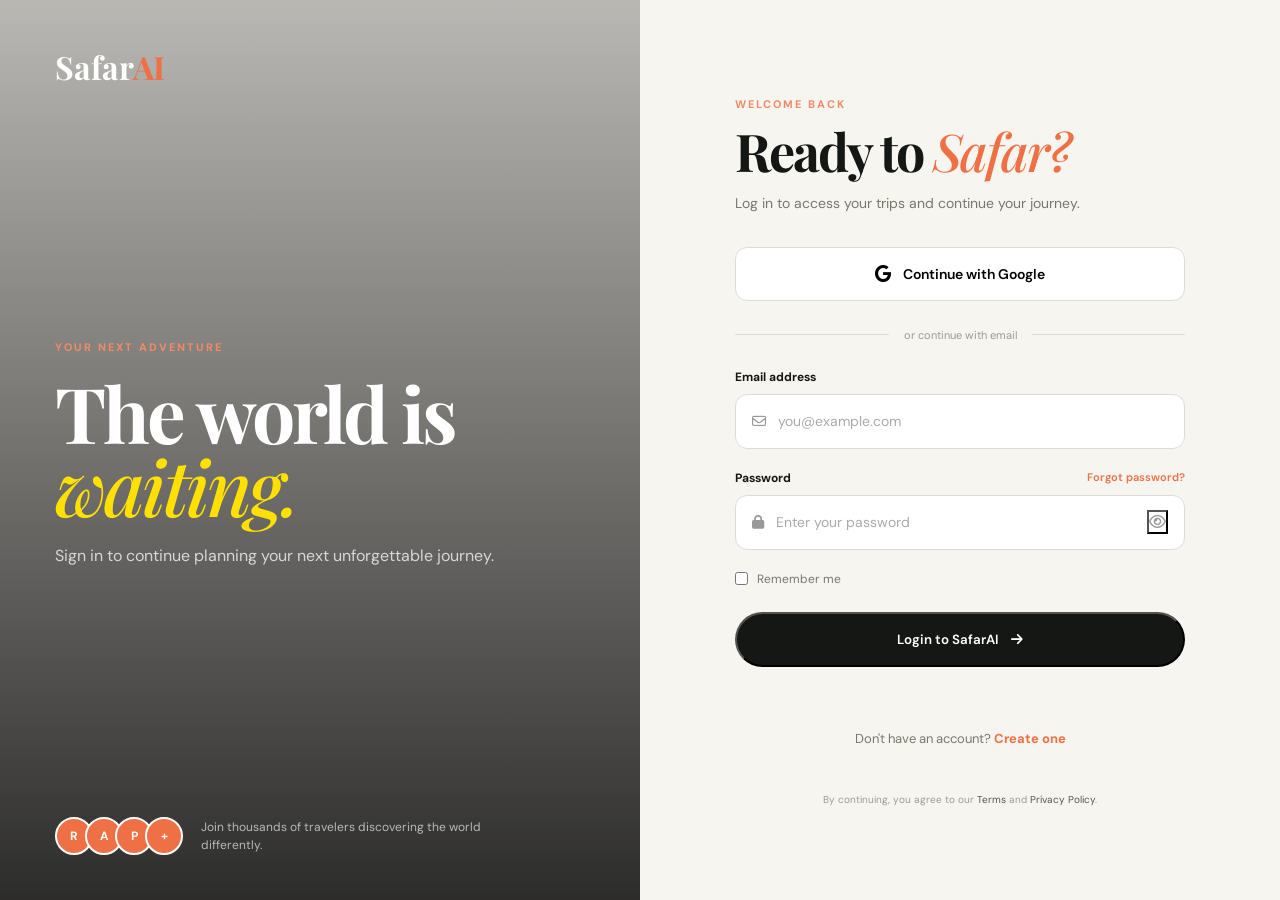
<file: static/html/login.html>
<!DOCTYPE html>
<html lang="en">

<head>

    <meta charset="UTF-8">

    <meta
        name="viewport"
        content="width=device-width, initial-scale=1.0"
    >

    <title>Login — SafarAI</title>

    <!-- Google Fonts -->
    <link
        rel="preconnect"
        href="https://fonts.googleapis.com"
    >

    <link
        rel="preconnect"
        href="https://fonts.gstatic.com"
        crossorigin
    >

    <link
        href="https://fonts.googleapis.com/css2?family=DM+Sans:wght@400;500;600;700&family=Playfair+Display:wght@500;600;700&display=swap"
        rel="stylesheet"
    >

    <!-- Icons -->
    <link
        rel="stylesheet"
        href="https://cdnjs.cloudflare.com/ajax/libs/font-awesome/6.5.2/css/all.min.css"
    >

    <link rel="stylesheet" href="/static/css/login.css">

</head>


<body>


<!-- ================= LEFT SIDE ================= -->

<section class="login-visual">

    <div class="visual-overlay"></div>

    <div class="visual-content">

        <a href="/index.html" class="logo">
            Safar<span>AI</span>
        </a>


        <div class="visual-text">

            <span class="tag">
                YOUR NEXT ADVENTURE
            </span>

            <h1>
                The world is
                <em>waiting.</em>
            </h1>

            <p>
                Sign in to continue planning your
                next unforgettable journey.
            </p>

        </div>


        <div class="visual-bottom">

            <div class="mini-avatars">
                <span>R</span>
                <span>A</span>
                <span>P</span>
                <span>+</span>
            </div>

            <p>
                Join thousands of travelers
                discovering the world differently.
            </p>

        </div>

    </div>

</section>



<!-- ================= RIGHT SIDE ================= -->

<section class="login-section">

    <div class="login-container">


        <!-- Mobile Logo -->

        <a href="/index.html" class="mobile-logo">
            Safar<span>AI</span>
        </a>


        <!-- Heading -->

        <div class="login-header">

            <span class="section-label">
                WELCOME BACK
            </span>

            <h2>
                Ready to
                <em>Safar?</em>
            </h2>

            <p>
                Log in to access your trips and
                continue your journey.
            </p>

        </div>


        <!-- Google Login -->

        <button class="google-btn">

            <i class="fa-brands fa-google"></i>

            Continue with Google

        </button>


        <!-- Divider -->

        <div class="divider">

            <span></span>

            <p>or continue with email</p>

            <span></span>

        </div>


        <!-- Login Form -->

        <form action="/index.html">


            <!-- Email -->

            <div class="form-group">

                <label for="email">
                    Email address
                </label>

                <div class="input-box">

                    <i class="fa-regular fa-envelope"></i>

                    <input
                        type="email"
                        id="email"
                        placeholder="you@example.com"
                        required
                    >

                </div>

            </div>



            <!-- Password -->

            <div class="form-group">

                <div class="password-label">

                    <label for="password">
                        Password
                    </label>

                    <a href="#">
                        Forgot password?
                    </a>

                </div>


                <div class="input-box">

                    <i class="fa-solid fa-lock"></i>

                    <input
                        type="password"
                        id="password"
                        placeholder="Enter your password"
                        required
                    >

                    <button
                        type="submit"
                        class="password-toggle"
                        id="togglePassword"
                    >
                        <i class="fa-regular fa-eye"></i>
                    </button>

                </div>

            </div>



            <!-- Remember -->

            <div class="remember">

                <label>

                    <input
                        type="checkbox"
                        id="remember"
                    >

                    <span>
                        Remember me
                    </span>

                </label>

            </div>



            <!-- Login Button -->

            <button 
                type="submit"
                class="login-submit"
            >

                Login to SafarAI

                <i class="fa-solid fa-arrow-right"></i>

            </button>


            <!-- Message -->

            <div
                class="login-message"
                id="loginMessage"
            ></div>

        </form>



        <!-- Register -->

        <div class="register">

            <p>
                Don't have an account?
                <a href="signup.html">
                    Create one
                </a>
            </p>

        </div>


        <!-- Terms -->

        <p class="terms">

            By continuing, you agree to our
            <a href="#">Terms</a>
            and
            <a href="#">Privacy Policy</a>.

        </p>


    </div>

</section>



<script src="/static/javaScript/login.js"></script>

</body>

</html>
</file>
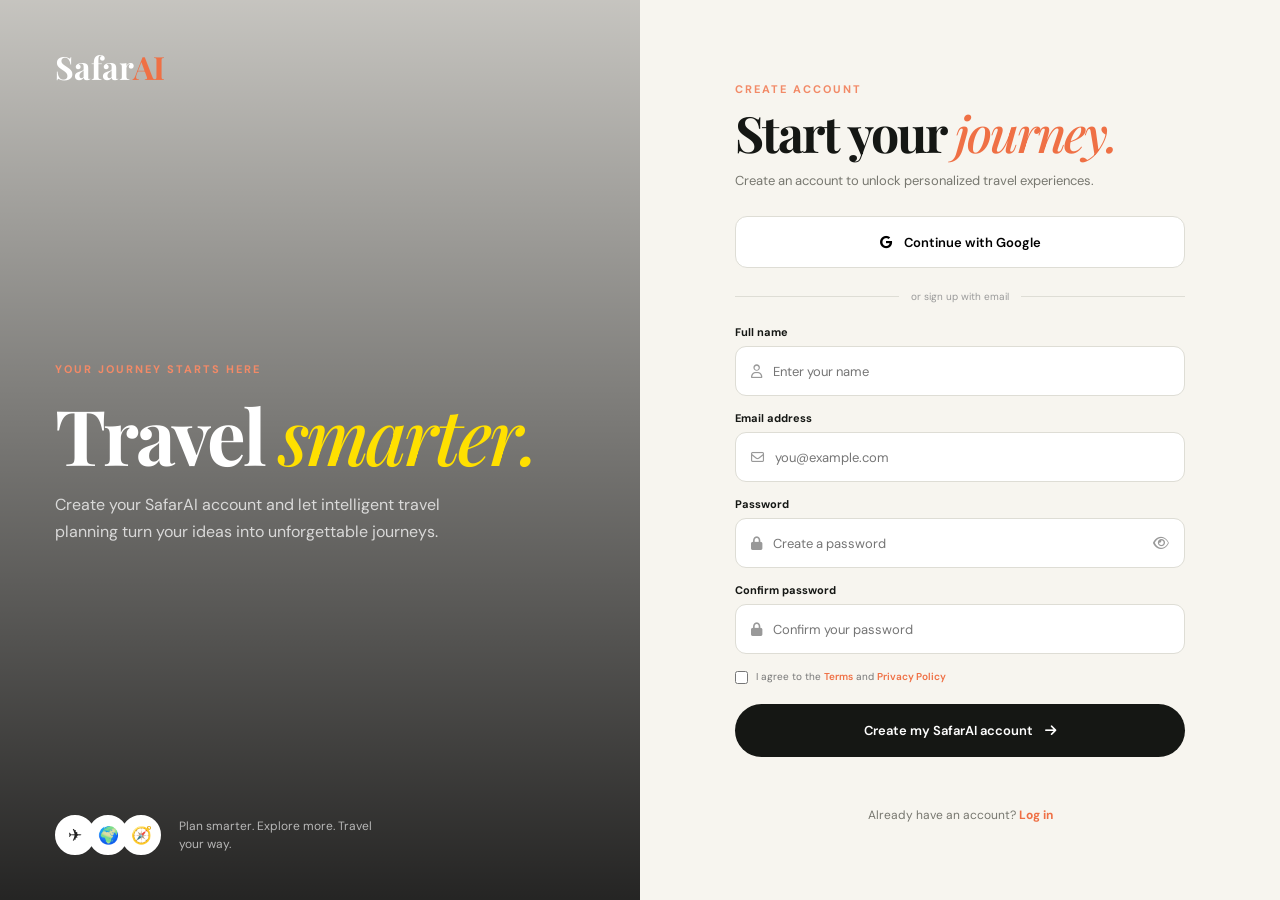
<file: static/html/signup.html>
<!DOCTYPE html>
<html lang="en">

<head>
    <meta charset="UTF-8">

    <meta name="viewport"
          content="width=device-width, initial-scale=1.0">

    <title>Sign Up — SafarAI</title>

    <link rel="preconnect"
          href="https://fonts.googleapis.com">

    <link rel="preconnect"
          href="https://fonts.gstatic.com"
          crossorigin>

    <link href="https://fonts.googleapis.com/css2?family=DM+Sans:wght@400;500;600;700&family=Playfair+Display:ital,wght@0,500;0,600;0,700;1,500;1,600;1,700&display=swap"
          rel="stylesheet">

    <link rel="stylesheet"
          href="https://cdnjs.cloudflare.com/ajax/libs/font-awesome/6.5.2/css/all.min.css">

    <link rel="stylesheet" href="/static/css/signup.css">
</head>


<body>

    <!-- LEFT SIDE -->

    <section class="signup-visual">

        <div class="visual-overlay"></div>

        <div class="visual-content">

            <a href="/index.html" class="logo">
                Safar<span>AI</span>
            </a>


            <div class="visual-text">

                <span class="tag">
                    YOUR JOURNEY STARTS HERE
                </span>

                <h1>
                    Travel
                    <em>smarter.</em>
                </h1>

                <p>
                    Create your SafarAI account and let
                    intelligent travel planning turn your
                    ideas into unforgettable journeys.
                </p>

            </div>


            <div class="visual-bottom">

                <div class="travel-icons">
                    <span>✈</span>
                    <span>🌍</span>
                    <span>🧭</span>
                </div>

                <p>
                    Plan smarter. Explore more.
                    Travel your way.
                </p>

            </div>

        </div>

    </section>



    <!-- RIGHT SIDE -->

    <section class="signup-section">

        <div class="signup-container">


            <!-- MOBILE LOGO -->

            <a href="/index.html" class="mobile-logo">
                Safar<span>AI</span>
            </a>


            <!-- HEADER -->

            <div class="signup-header">

                <span class="section-label">
                    CREATE ACCOUNT
                </span>

                <h2>
                    Start your
                    <em>journey.</em>
                </h2>

                <p>
                    Create an account to unlock
                    personalized travel experiences.
                </p>

            </div>



            <!-- GOOGLE -->

            <button class="google-btn">

                <i class="fa-brands fa-google"></i>

                Continue with Google

            </button>



            <!-- DIVIDER -->

            <div class="divider">

                <span></span>

                <p>or sign up with email</p>

                <span></span>

            </div>



            <!-- FORM -->

            <form action="/index.html">


                <!-- NAME -->

                <div class="form-group">

                    <label for="name">
                        Full name
                    </label>

                    <div class="input-box">

                        <i class="fa-regular fa-user"></i>

                        <input
                            type="text"
                            id="name"
                            placeholder="Enter your name"
                            required
                        >

                    </div>

                </div>



                <!-- EMAIL -->

                <div class="form-group">

                    <label for="email">
                        Email address
                    </label>

                    <div class="input-box">

                        <i class="fa-regular fa-envelope"></i>

                        <input
                            type="email"
                            id="email"
                            placeholder="you@example.com"
                            required
                        >

                    </div>

                </div>



                <!-- PASSWORD -->

                <div class="form-group">

                    <label for="password">
                        Password
                    </label>

                    <div class="input-box">

                        <i class="fa-solid fa-lock"></i>

                        <input
                            type="password"
                            id="password"
                            placeholder="Create a password"
                            required
                        >

                        <button
                            type="button"
                            class="password-toggle"
                            id="togglePassword">

                            <i class="fa-regular fa-eye"></i>

                        </button>

                    </div>

                </div>



                <!-- CONFIRM PASSWORD -->

                <div class="form-group">

                    <label for="confirmPassword">
                        Confirm password
                    </label>

                    <div class="input-box">

                        <i class="fa-solid fa-lock"></i>

                        <input
                            type="password"
                            id="confirmPassword"
                            placeholder="Confirm your password"
                            required
                        >

                    </div>

                </div>



                <!-- TERMS -->

                <div class="terms-check">

                    <label>

                        <input
                            type="checkbox"
                            id="terms"
                            required
                        >

                        <span>
                            I agree to the
                            <a href="#">Terms</a>
                            and
                            <a href="#">Privacy Policy</a>
                        </span>

                    </label>

                </div>



                <!-- BUTTON -->

                <button
                    type="submit"
                    class="signup-submit">

                    Create my SafarAI account

                    <i class="fa-solid fa-arrow-right"></i>

                </button>


                <!-- MESSAGE -->

                <div
                    id="signupMessage"
                    class="signup-message">
                </div>

            </form>



            <!-- LOGIN -->

            <div class="login-link">

                <p>

                    Already have an account?

                    <a href="login.html">
                        Log in
                    </a>

                </p>

            </div>

        </div>

    </section>


    <script src="/static/javaScript/signup.js"></script>

</body>

</html>
</file>
<file: static/css/login.css>
/* =========================
   RESET
========================= */

* {
    margin: 0;
    padding: 0;
    box-sizing: border-box;
}


:root {

    --dark: #151714;

    --cream: #f7f5ef;

    --orange: #ef7045;

    --muted: #77776f;

    --border: #deddd5;

    --white: #ffffff;

}


body {

    min-height: 100vh;

    display: grid;

    grid-template-columns: 1fr 1fr;

    font-family: "DM Sans", sans-serif;

    background: var(--cream);

    color: var(--dark);

}


button,
input {

    font-family: inherit;

}


button {

    cursor: pointer;

}


a {

    text-decoration: none;

    color: inherit;

}



/* =========================
   LEFT VISUAL
========================= */

.login-visual {

    min-height: 100vh;

    position: relative;

    overflow: hidden;

    color: white;

    background-image:
        url("https://images.unsplash.com/photo-1500534623283-312aade485b7?auto=format&fit=crop&w=1400&q=90");

    background-size: cover;

    background-position: center;

}


.visual-overlay {

    position: absolute;

    inset: 0;

    background:
        linear-gradient(
            to bottom,
            rgba(0,0,0,0.25),
            rgba(0,0,0,0.82)
        );

}


.visual-content {

    position: relative;

    z-index: 2;

    height: 100%;

    min-height: 100vh;

    padding: 45px 55px;

    display: flex;

    flex-direction: column;

    justify-content: space-between;

}


.logo,
.mobile-logo {

    font-family: "Playfair Display", serif;

    font-size: 32px;

    font-weight: 700;

}


.logo span,
.mobile-logo span {

    color: var(--orange);

}


/* =========================
   VISUAL TEXT
========================= */

.visual-text {

    max-width: 560px;

}


.tag,
.section-label {

    color: #f28a67;

    font-size: 11px;

    font-weight: 700;

    letter-spacing: 2px;

}


.visual-text h1 {

    font-family: "Playfair Display", serif;

    font-size: clamp(55px, 6vw, 90px);

    line-height: 0.95;

    letter-spacing: -3px;

    margin: 20px 0;

}


.visual-text h1 em {

    color: #ffe000;

    font-style: italic;

    font-weight: 500;

}


.visual-text p {

    max-width: 440px;

    color: rgba(255,255,255,0.75);

    font-size: 16px;

    line-height: 1.7;

}


/* =========================
   VISUAL BOTTOM
========================= */

.visual-bottom {

    display: flex;

    align-items: center;

    gap: 18px;

}


.visual-bottom p {

    max-width: 300px;

    color: rgba(255,255,255,0.65);

    font-size: 12px;

    line-height: 1.5;

}


.mini-avatars {

    display: flex;

}


.mini-avatars span {

    width: 38px;

    height: 38px;

    border-radius: 50%;

    display: grid;

    place-items: center;

    background: var(--orange);

    color: white;

    font-size: 12px;

    font-weight: 700;

    border: 2px solid white;

    margin-left: -8px;

}


.mini-avatars span:first-child {

    margin-left: 0;

}



/* =========================
   RIGHT SIDE
========================= */

.login-section {

    min-height: 100vh;

    display: grid;

    place-items: center;

    padding: 50px;

}


.login-container {

    width: 100%;

    max-width: 450px;

}


.mobile-logo {

    display: none;

    margin-bottom: 50px;

}


/* =========================
   HEADER
========================= */

.login-header {

    margin-bottom: 32px;

}


.login-header h2 {

    font-family: "Playfair Display", serif;

    font-size: 52px;

    line-height: 1;

    letter-spacing: -2px;

    margin: 12px 0 15px;

}


.login-header h2 em {

    color: var(--orange);

    font-style: italic;

    font-weight: 500;

}


.login-header p {

    color: var(--muted);

    font-size: 14px;

    line-height: 1.6;

}



/* =========================
   GOOGLE BUTTON
========================= */

.google-btn {

    width: 100%;

    height: 54px;

    border: 1px solid var(--border);

    border-radius: 12px;

    background: white;

    display: flex;

    justify-content: center;

    align-items: center;

    gap: 12px;

    font-weight: 600;

    font-size: 14px;

    transition: 0.3s;

}


.google-btn i {

    font-size: 17px;

}


.google-btn:hover {

    border-color: #aaa;

    transform: translateY(-2px);

}



/* =========================
   DIVIDER
========================= */

.divider {

    display: flex;

    align-items: center;

    gap: 15px;

    margin: 27px 0;

}


.divider span {

    height: 1px;

    background: var(--border);

    flex: 1;

}


.divider p {

    color: #999;

    font-size: 11px;

    white-space: nowrap;

}



/* =========================
   FORM
========================= */

.form-group {

    margin-bottom: 21px;

}


.form-group label {

    display: block;

    font-size: 12px;

    font-weight: 700;

    margin-bottom: 9px;

}


.password-label {

    display: flex;

    justify-content: space-between;

}


.password-label label {

    margin-bottom: 9px;

}


.password-label a {

    font-size: 11px;

    color: var(--orange);

    font-weight: 600;

}


.input-box {

    height: 55px;

    border: 1px solid var(--border);

    background: white;

    border-radius: 12px;

    display: flex;

    align-items: center;

    gap: 12px;

    padding: 0 16px;

    transition: 0.3s;

}


.input-box:focus-within {

    border-color: var(--orange);

    box-shadow:
        0 0 0 3px rgba(239,112,69,0.08);

}


.input-box > i {

    color: #999;

    font-size: 14px;

}


.input-box input {

    width: 100%;

    height: 100%;

    border: none;

    outline: none;

    background: transparent;

    font-size: 14px;

}


.input-box input::placeholder {

    color: #aaa;

}


.password-toggle {

    background: transparent;

    color: #999;

    font-size: 15px;

}



/* =========================
   REMEMBER
========================= */

.remember {

    margin: 4px 0 25px;

}


.remember label {

    display: flex;

    align-items: center;

    gap: 9px;

    color: #777;

    font-size: 12px;

    cursor: pointer;

}


.remember input {

    accent-color: var(--orange);

}



/* =========================
   SUBMIT
========================= */

.login-submit {

    width: 100%;

    height: 55px;

    border-radius: 100px;

    background: var(--dark);

    color: white;

    font-weight: 600;

    display: flex;

    align-items: center;

    justify-content: center;

    gap: 13px;

    transition: 0.3s;

}


.login-submit:hover {

    background: var(--orange);

    transform: translateY(-2px);

}


.login-message {

    min-height: 20px;

    margin-top: 15px;

    text-align: center;

    color: var(--orange);

    font-size: 12px;

}



/* =========================
   REGISTER
========================= */

.register {

    text-align: center;

    margin-top: 28px;

}


.register p {

    color: var(--muted);

    font-size: 13px;

}


.register a {

    color: var(--orange);

    font-weight: 700;

}



/* =========================
   TERMS
========================= */

.terms {

    margin-top: 45px;

    color: #999;

    font-size: 10px;

    line-height: 1.6;

    text-align: center;

}


.terms a {

    color: #555;

}



/* =========================
   RESPONSIVE
========================= */

@media (max-width: 900px) {

    body {

        grid-template-columns: 1fr;

    }


    .login-visual {

        display: none;

    }


    .login-section {

        min-height: 100vh;

        padding: 35px 25px;

    }


    .mobile-logo {

        display: block;

    }

}


@media (max-width: 500px) {

    .login-section {

        padding: 30px 20px;

    }


    .login-header h2 {

        font-size: 43px;

    }


    .mobile-logo {

        font-size: 28px;

        margin-bottom: 70px;

    }

}
</file>
<file: static/css/signup.css>
* {
    margin: 0;
    padding: 0;
    box-sizing: border-box;
}

:root {
    --dark: #151714;
    --cream: #f7f5ef;
    --orange: #ef7045;
    --yellow: #ffe000;
    --muted: #77776f;
    --border: #deddd5;
    --white: #ffffff;
}

body {
    min-height: 100vh;

    display: grid;
    grid-template-columns: 1fr 1fr;

    font-family: "DM Sans", sans-serif;

    background: var(--cream);
    color: var(--dark);
}

a {
    text-decoration: none;
    color: inherit;
}

button,
input {
    font-family: inherit;
}

button {
    border: none;
    cursor: pointer;
}


/* =========================
   LEFT SIDE
========================= */

.signup-visual {
    min-height: 100vh;

    position: relative;

    overflow: hidden;

    color: white;

    background-image:
        url("https://images.unsplash.com/photo-1488646953014-85cb44e25828?auto=format&fit=crop&w=1400&q=90");

    background-size: cover;
    background-position: center;
}

.visual-overlay {
    position: absolute;
    inset: 0;

    background:
        linear-gradient(
            to bottom,
            rgba(0,0,0,.2),
            rgba(0,0,0,.85)
        );
}

.visual-content {
    position: relative;
    z-index: 2;

    min-height: 100vh;

    padding: 45px 55px;

    display: flex;
    flex-direction: column;
    justify-content: space-between;
}


/* LOGO */

.logo,
.mobile-logo {
    font-family: "Playfair Display", serif;

    font-size: 32px;
    font-weight: 700;
}

.logo span,
.mobile-logo span {
    color: var(--orange);
}


/* TEXT */

.visual-text {
    max-width: 540px;
}

.tag,
.section-label {
    color: #f28a67;

    font-size: 11px;

    font-weight: 700;

    letter-spacing: 2px;
}

.visual-text h1 {
    font-family: "Playfair Display", serif;

    font-size: clamp(55px, 6vw, 90px);

    line-height: .95;

    letter-spacing: -3px;

    margin: 20px 0;
}

.visual-text h1 em {
    color: var(--yellow);

    font-style: italic;

    font-weight: 500;
}

.visual-text p {
    max-width: 450px;

    color: rgba(255,255,255,.75);

    font-size: 16px;

    line-height: 1.7;
}


/* BOTTOM */

.visual-bottom {
    display: flex;

    align-items: center;

    gap: 18px;
}

.travel-icons {
    display: flex;
}

.travel-icons span {
    width: 40px;
    height: 40px;

    display: grid;
    place-items: center;

    border-radius: 50%;

    background: white;

    color: #222;

    font-size: 17px;

    margin-left: -7px;

    border: 2px solid white;
}

.travel-icons span:first-child {
    margin-left: 0;
}

.visual-bottom p {
    color: rgba(255,255,255,.65);

    font-size: 12px;

    max-width: 220px;

    line-height: 1.5;
}


/* =========================
   RIGHT SIDE
========================= */

.signup-section {
    min-height: 100vh;

    display: grid;

    place-items: center;

    padding: 40px 55px;
}

.signup-container {
    width: 100%;

    max-width: 450px;
}

.mobile-logo {
    display: none;
}


/* HEADER */

.signup-header {
    margin-bottom: 25px;
}

.signup-header h2 {
    font-family: "Playfair Display", serif;

    font-size: 50px;

    line-height: 1;

    letter-spacing: -2px;

    margin: 10px 0 13px;
}

.signup-header h2 em {
    color: var(--orange);

    font-style: italic;

    font-weight: 500;
}

.signup-header p {
    color: var(--muted);

    font-size: 13px;

    line-height: 1.6;
}


/* GOOGLE */

.google-btn {
    width: 100%;

    height: 52px;

    border: 1px solid var(--border);

    border-radius: 12px;

    background: white;

    display: flex;

    justify-content: center;

    align-items: center;

    gap: 12px;

    font-size: 13px;

    font-weight: 600;

    transition: .3s;
}

.google-btn:hover {
    transform: translateY(-2px);

    border-color: #aaa;
}


/* DIVIDER */

.divider {
    display: flex;

    align-items: center;

    gap: 12px;

    margin: 22px 0;
}

.divider span {
    height: 1px;

    flex: 1;

    background: var(--border);
}

.divider p {
    color: #999;

    font-size: 10px;

    white-space: nowrap;
}


/* FORM */

.form-group {
    margin-bottom: 15px;
}

.form-group label {
    display: block;

    font-size: 11px;

    font-weight: 700;

    margin-bottom: 7px;
}

.input-box {
    height: 50px;

    padding: 0 15px;

    display: flex;

    align-items: center;

    gap: 11px;

    background: white;

    border: 1px solid var(--border);

    border-radius: 11px;

    transition: .3s;
}

.input-box:focus-within {
    border-color: var(--orange);

    box-shadow:
        0 0 0 3px rgba(239,112,69,.08);
}

.input-box > i {
    color: #999;

    font-size: 13px;
}

.input-box input {
    width: 100%;

    height: 100%;

    border: none;

    outline: none;

    background: transparent;

    font-size: 13px;
}

.password-toggle {
    background: transparent;

    color: #999;

    font-size: 14px;
}


/* TERMS */

.terms-check {
    margin: 5px 0 20px;
}

.terms-check label {
    display: flex;

    align-items: flex-start;

    gap: 8px;

    color: #777;

    font-size: 10px;

    line-height: 1.5;

    cursor: pointer;
}

.terms-check input {
    margin-top: 2px;

    accent-color: var(--orange);
}

.terms-check a {
    color: var(--orange);

    font-weight: 600;
}


/* SIGNUP BUTTON */

.signup-submit {
    width: 100%;

    height: 53px;

    border-radius: 100px;

    background: var(--dark);

    color: white;

    font-size: 13px;

    font-weight: 600;

    display: flex;

    justify-content: center;

    align-items: center;

    gap: 12px;

    transition: .3s;
}

.signup-submit:hover {
    background: var(--orange);

    transform: translateY(-2px);
}


/* MESSAGE */

.signup-message {
    min-height: 18px;

    margin-top: 10px;

    text-align: center;

    font-size: 11px;
}


/* LOGIN */

.login-link {
    margin-top: 22px;

    text-align: center;
}

.login-link p {
    color: var(--muted);

    font-size: 12px;
}

.login-link a {
    color: var(--orange);

    font-weight: 700;
}


/* =========================
   MOBILE
========================= */

@media (max-width: 900px) {

    body {
        grid-template-columns: 1fr;
    }

    .signup-visual {
        display: none;
    }

    .signup-section {
        padding: 30px 25px;
    }

    .mobile-logo {
        display: block;

        margin-bottom: 50px;
    }
}


@media (max-width: 500px) {

    .signup-section {
        padding: 25px 20px;
    }

    .mobile-logo {
        font-size: 28px;

        margin-bottom: 55px;
    }

    .signup-header h2 {
        font-size: 42px;
    }
}
</file>
